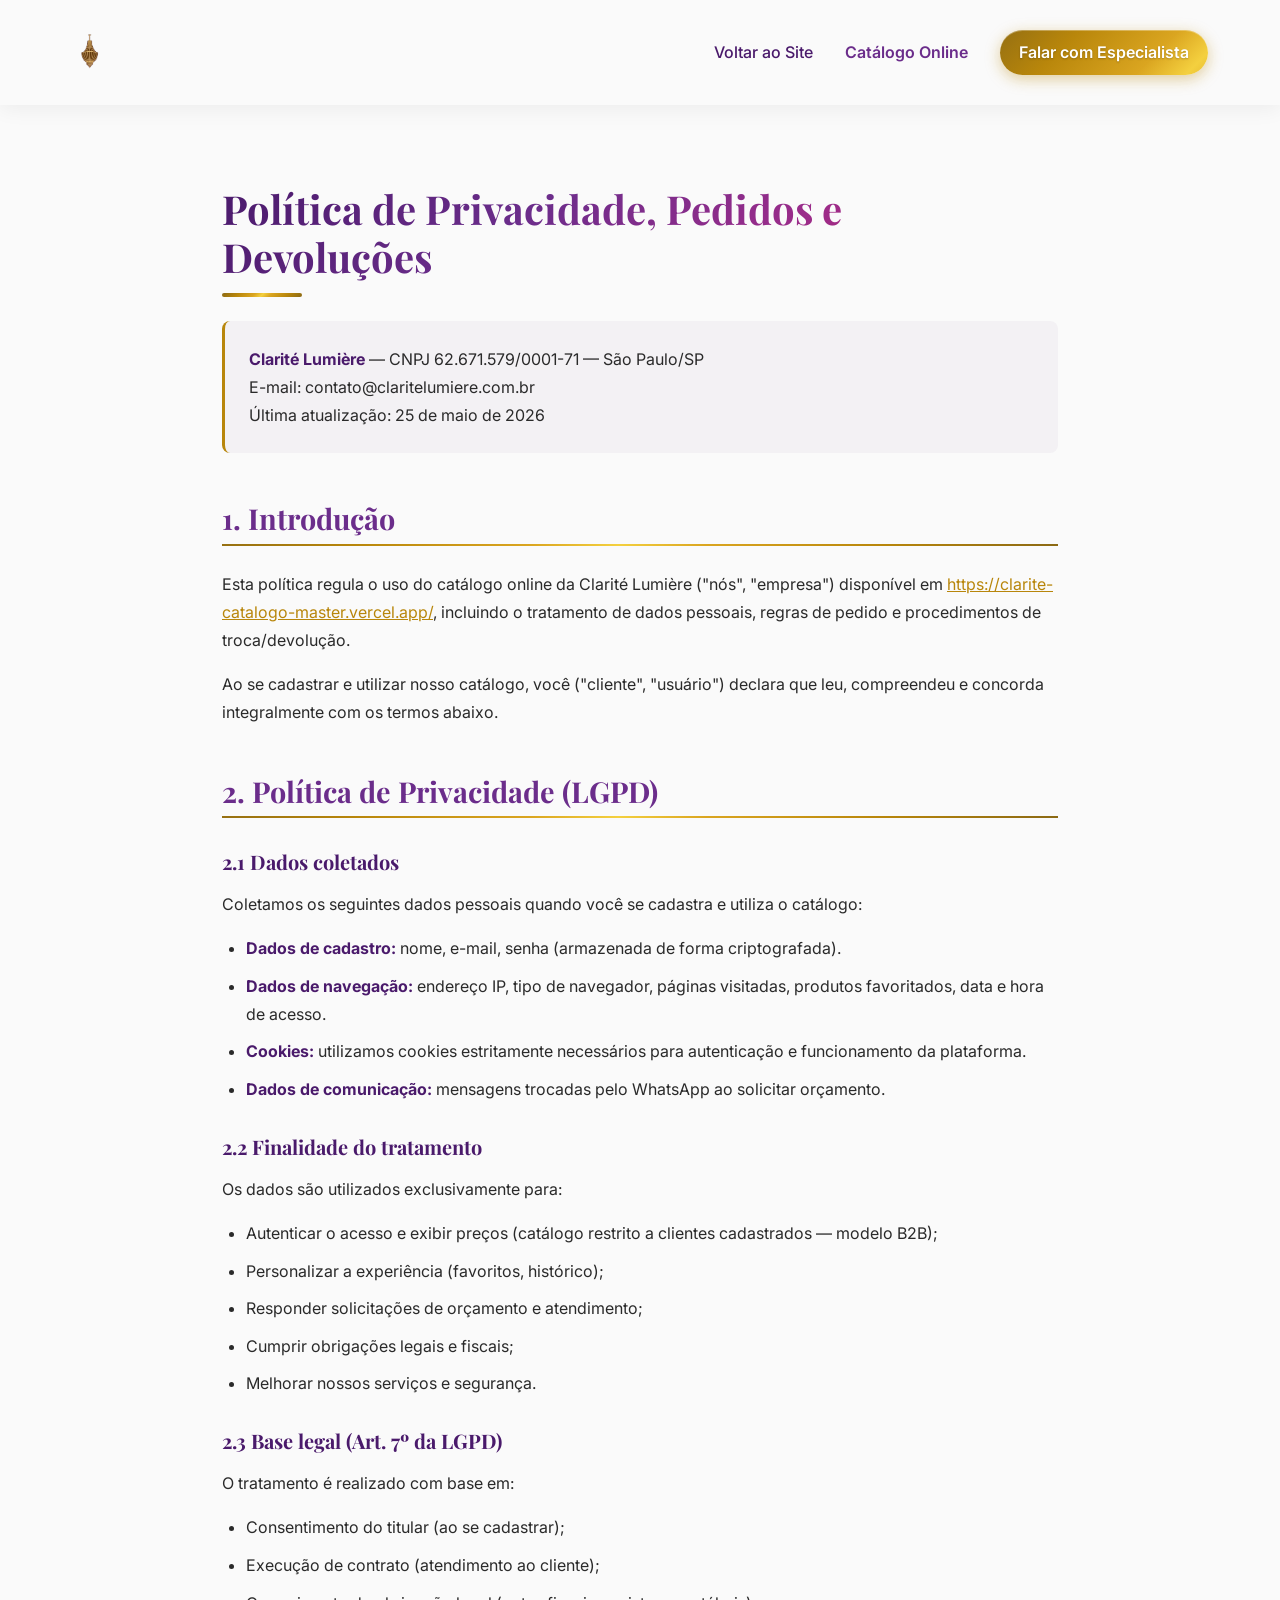
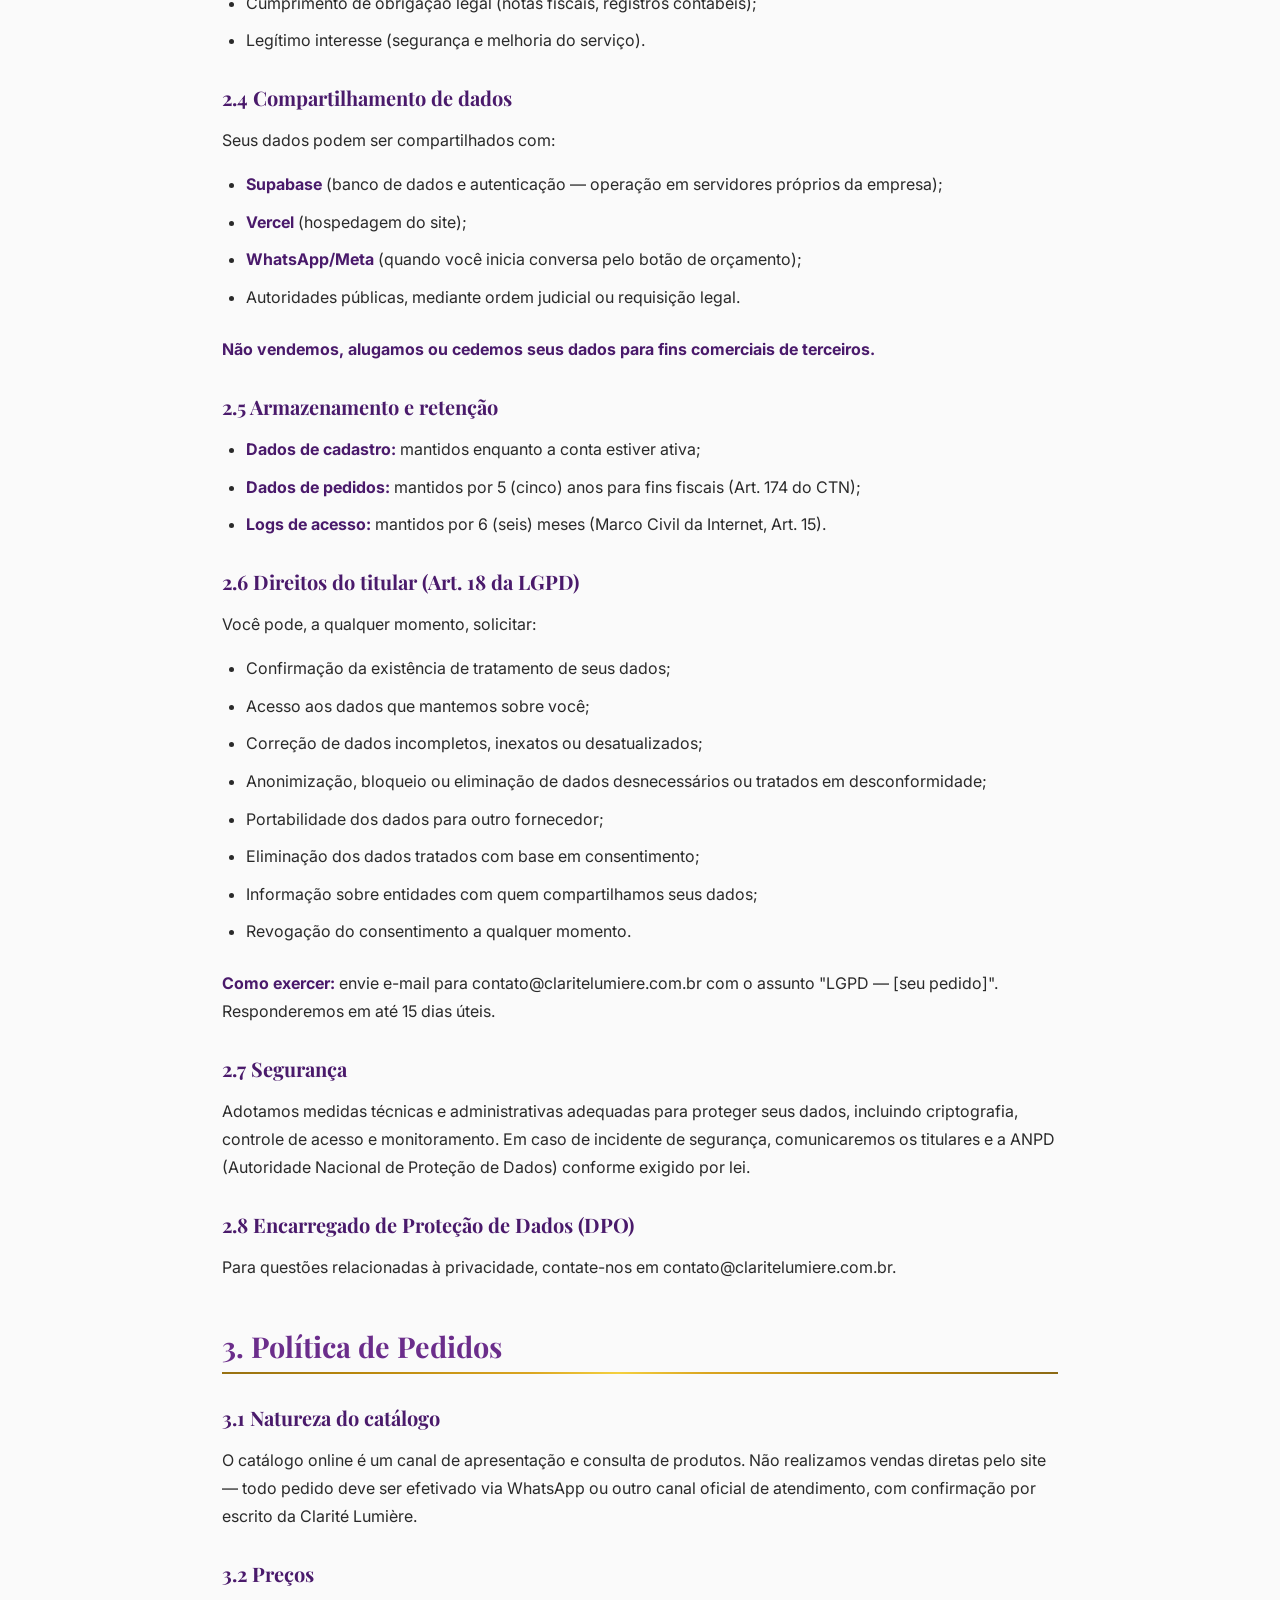
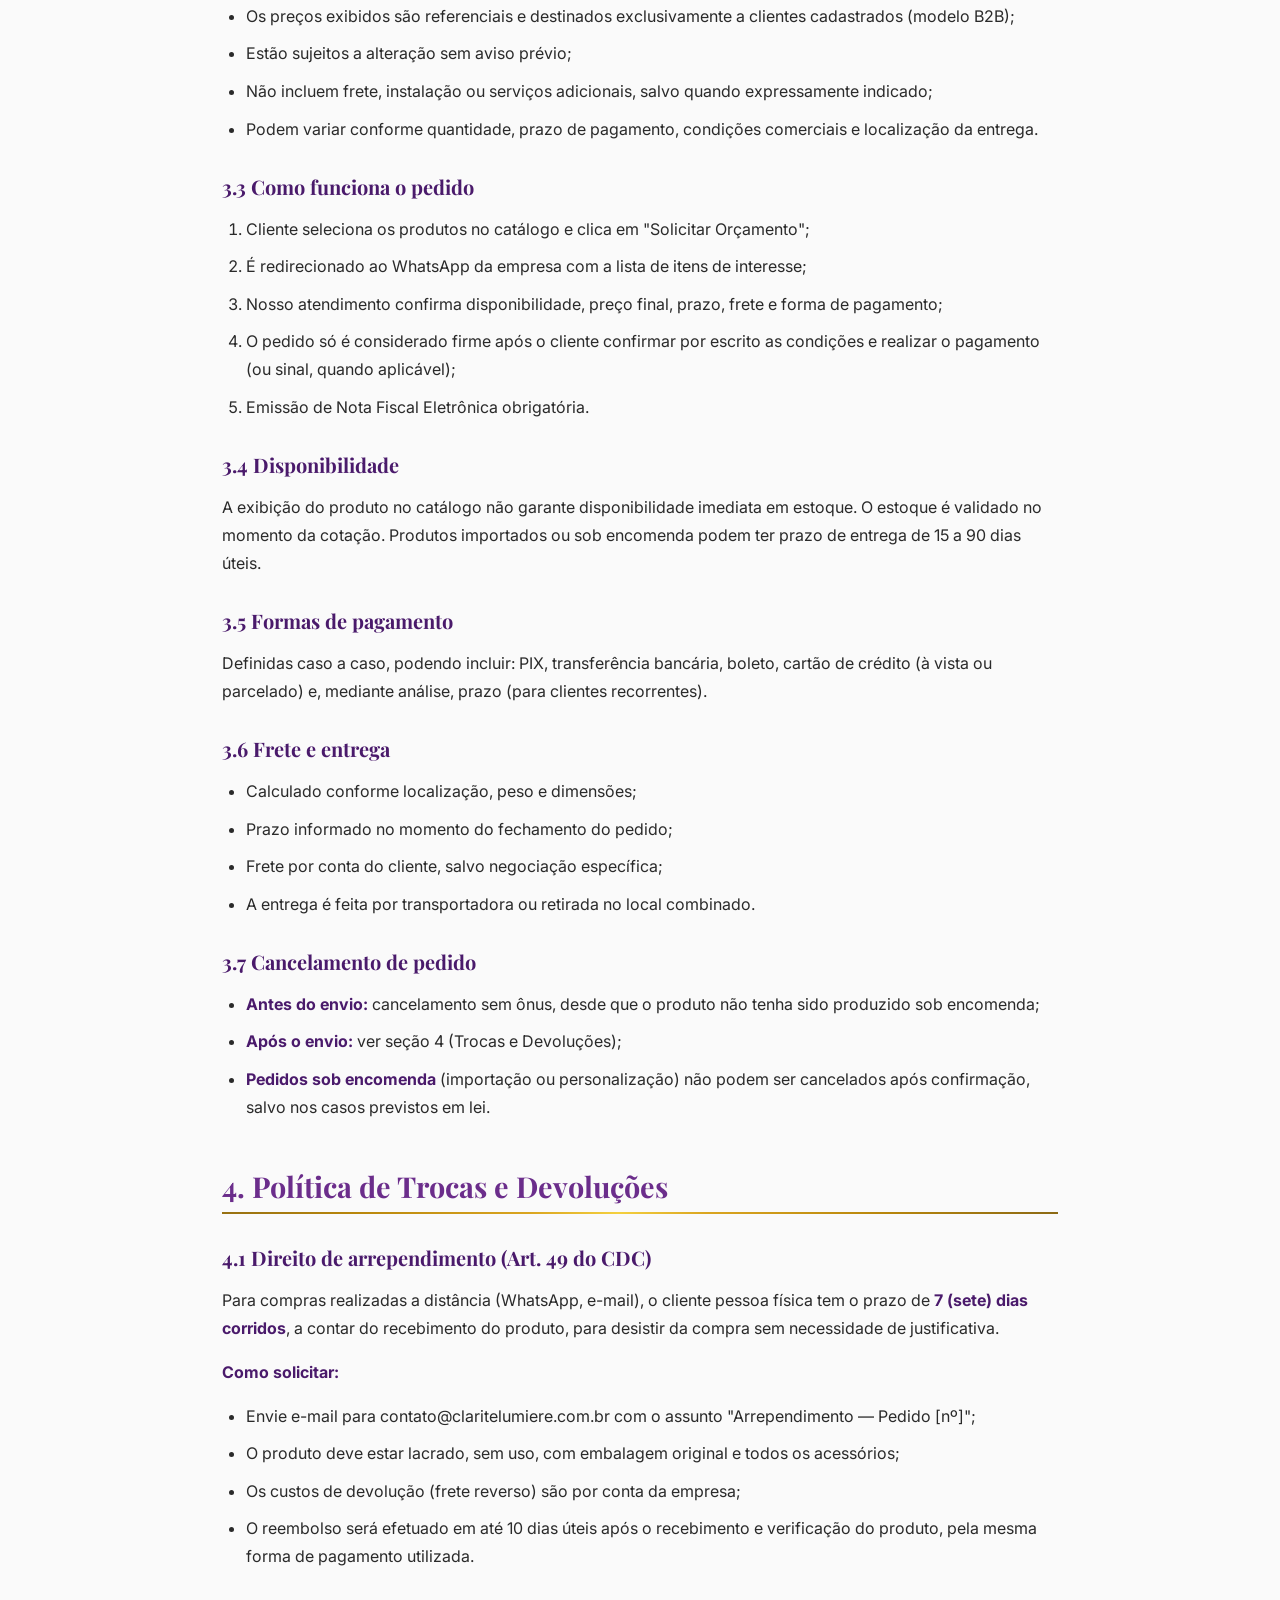
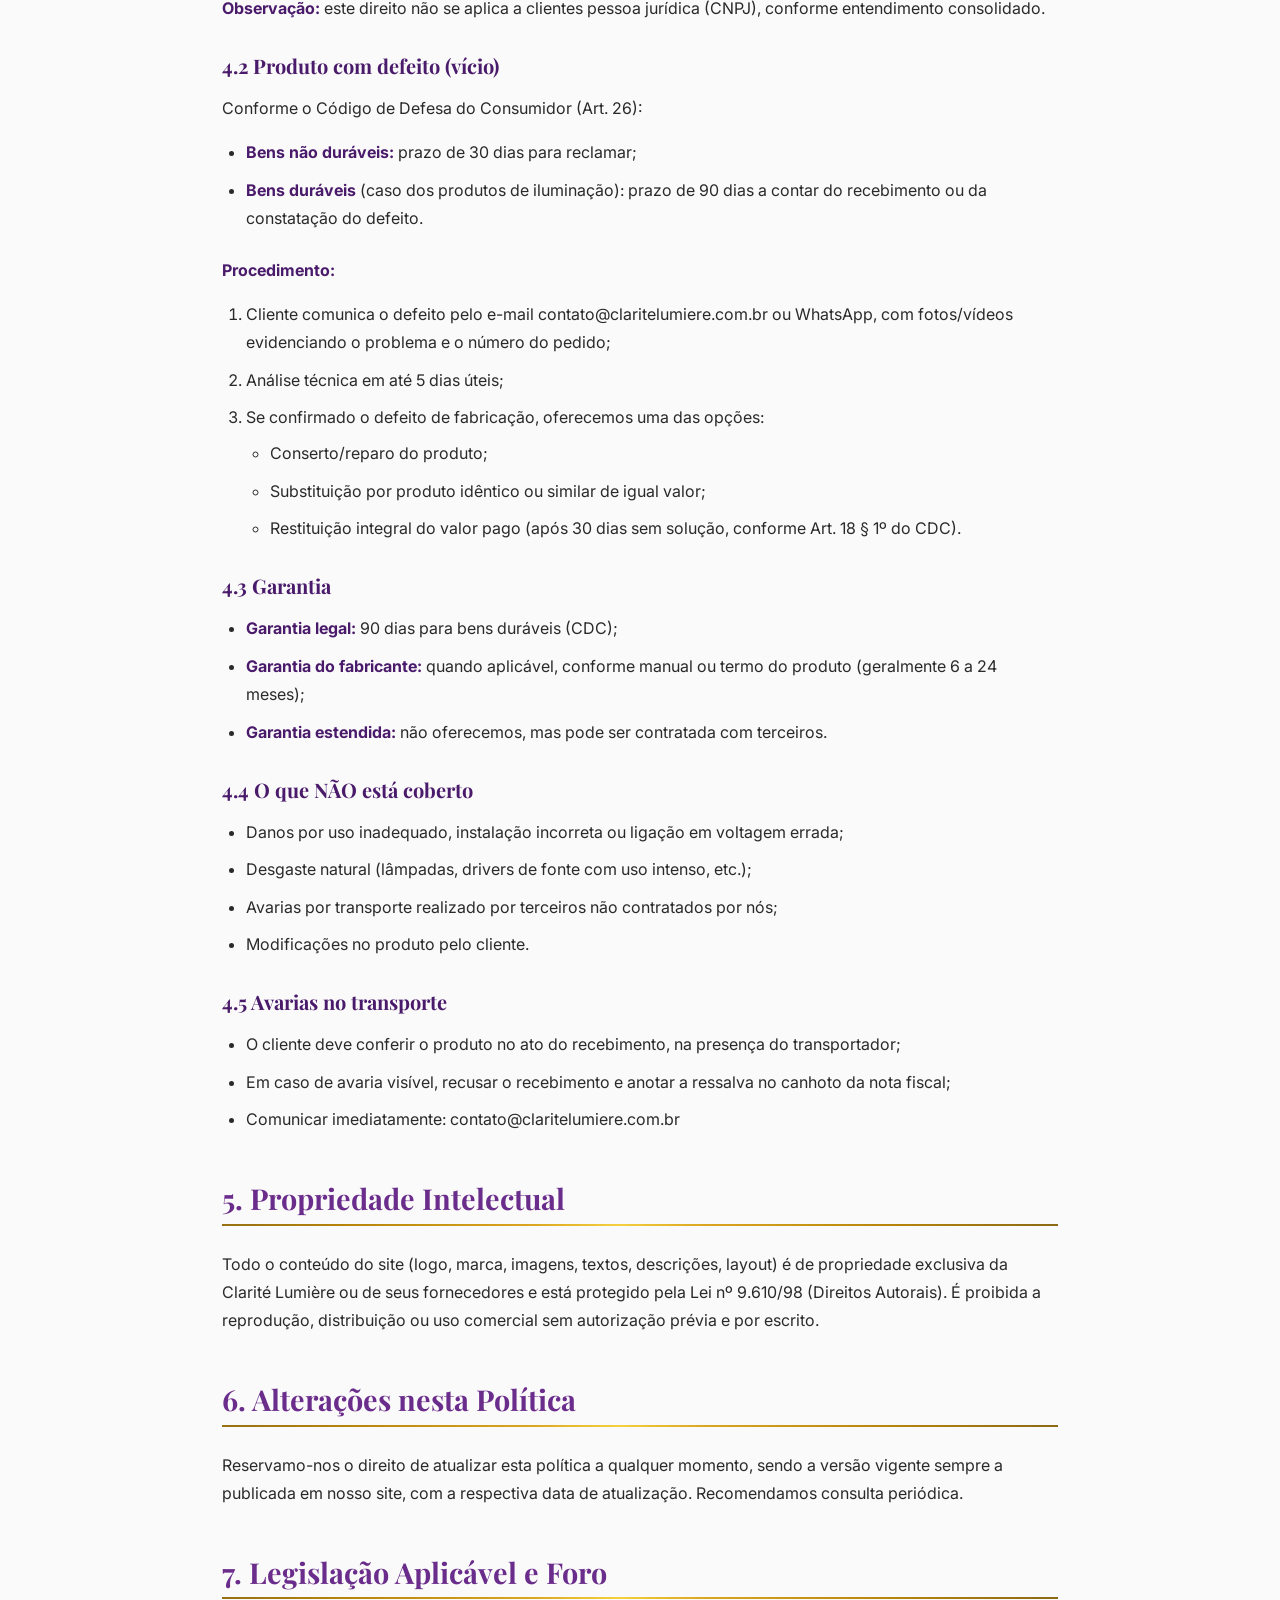
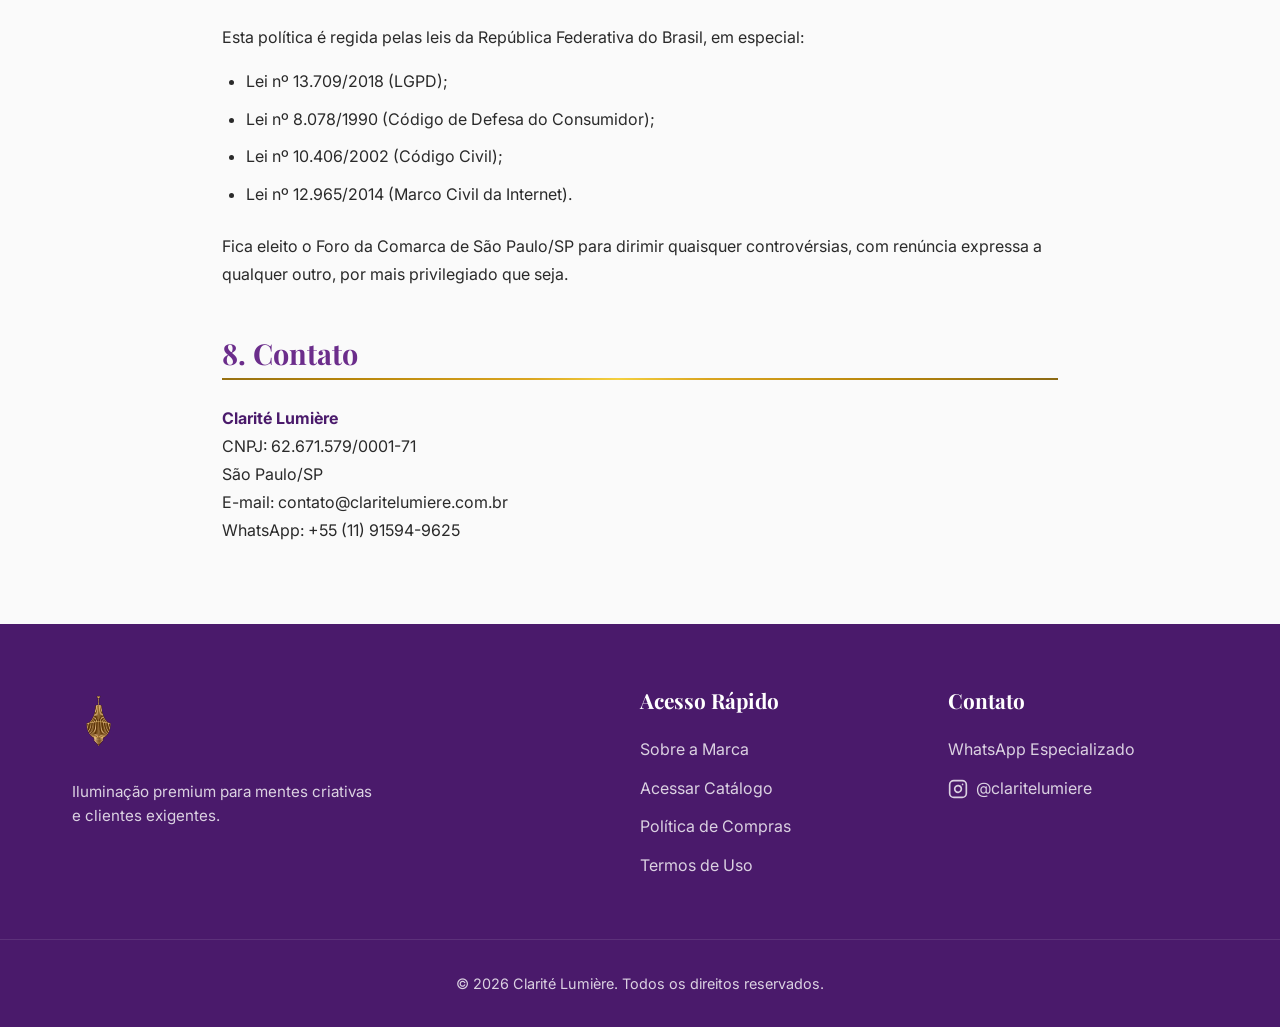
<file: politica.html>
<!doctype html>
<html lang="pt-BR">
  <head>
    <meta charset="UTF-8" />
    <meta name="viewport" content="width=device-width, initial-scale=1.0" />
    <title>Política de Compras e Termos de Uso | Clarité Lumière</title>
    <meta
      name="description"
      content="Política de privacidade, pedidos, devoluções e termos de uso da Clarité Lumière."
    />

    <!-- Resource Hints (perf) -->
    <link rel="preconnect" href="https://fonts.googleapis.com" />
    <link rel="preconnect" href="https://fonts.gstatic.com" crossorigin />

    <!-- Fonts -->
    <link
      href="https://fonts.googleapis.com/css2?family=Inter:wght@300;400;500;600&family=Playfair+Display:ital,wght@0,400;0,600;0,700;1,400&display=swap"
      rel="stylesheet"
    />

    <!-- CSS -->
    <link rel="stylesheet" href="style.css" />
  </head>
  <body class="legal-page">
    <!-- Navbar -->
    <nav class="navbar navbar-static">
      <div class="nav-container">
        <a href="index.html" class="logo-link">
          <img decoding="async" src="./img/logo.png" alt="Clarité Lumière" class="logo" />
        </a>
        <button class="hamburger" aria-label="Menu" id="hamburger-menu">
          <span></span>
          <span></span>
          <span></span>
        </button>
        <div class="nav-links" id="nav-links">
          <a href="index.html">Voltar ao Site</a>
          <a
            href="https://clarite-catalogo-master.vercel.app/"
            target="_blank" rel="noopener noreferrer"
            class="nav-catalog-btn"
            >Catálogo Online</a
          >
          <a
            href="https://wa.me/5511915949625?text=Olá!%20Gostaria%20de%20falar%20com%20um%20especialista%20sobre%20iluminação."
            target="_blank" rel="noopener noreferrer"
            class="nav-cta"
            >Falar com Especialista</a
          >
        </div>
      </div>
    </nav>

    <main class="legal-content">
      <div class="container">
        <h1>Política de Privacidade, Pedidos e Devoluções</h1>
        <p class="legal-meta">
          <strong>Clarité Lumière</strong> — CNPJ 62.671.579/0001-71 — São
          Paulo/SP<br />
          E-mail: contato@claritelumiere.com.br<br />
          Última atualização: 25 de maio de 2026
        </p>

        <h2>1. Introdução</h2>
        <p>
          Esta política regula o uso do catálogo online da Clarité Lumière
          ("nós", "empresa") disponível em
          <a
            href="https://clarite-catalogo-master.vercel.app/"
            target="_blank"
            rel="noopener noreferrer"
            >https://clarite-catalogo-master.vercel.app/</a
          >, incluindo o tratamento de dados pessoais, regras de pedido e
          procedimentos de troca/devolução.
        </p>
        <p>
          Ao se cadastrar e utilizar nosso catálogo, você ("cliente", "usuário")
          declara que leu, compreendeu e concorda integralmente com os termos
          abaixo.
        </p>

        <h2>2. Política de Privacidade (LGPD)</h2>

        <h3>2.1 Dados coletados</h3>
        <p>
          Coletamos os seguintes dados pessoais quando você se cadastra e
          utiliza o catálogo:
        </p>
        <ul>
          <li>
            <strong>Dados de cadastro:</strong> nome, e-mail, senha (armazenada
            de forma criptografada).
          </li>
          <li>
            <strong>Dados de navegação:</strong> endereço IP, tipo de navegador,
            páginas visitadas, produtos favoritados, data e hora de acesso.
          </li>
          <li>
            <strong>Cookies:</strong> utilizamos cookies estritamente
            necessários para autenticação e funcionamento da plataforma.
          </li>
          <li>
            <strong>Dados de comunicação:</strong> mensagens trocadas pelo
            WhatsApp ao solicitar orçamento.
          </li>
        </ul>

        <h3>2.2 Finalidade do tratamento</h3>
        <p>Os dados são utilizados exclusivamente para:</p>
        <ul>
          <li>
            Autenticar o acesso e exibir preços (catálogo restrito a clientes
            cadastrados — modelo B2B);
          </li>
          <li>Personalizar a experiência (favoritos, histórico);</li>
          <li>Responder solicitações de orçamento e atendimento;</li>
          <li>Cumprir obrigações legais e fiscais;</li>
          <li>Melhorar nossos serviços e segurança.</li>
        </ul>

        <h3>2.3 Base legal (Art. 7º da LGPD)</h3>
        <p>O tratamento é realizado com base em:</p>
        <ul>
          <li>Consentimento do titular (ao se cadastrar);</li>
          <li>Execução de contrato (atendimento ao cliente);</li>
          <li>
            Cumprimento de obrigação legal (notas fiscais, registros
            contábeis);
          </li>
          <li>Legítimo interesse (segurança e melhoria do serviço).</li>
        </ul>

        <h3>2.4 Compartilhamento de dados</h3>
        <p>Seus dados podem ser compartilhados com:</p>
        <ul>
          <li>
            <strong>Supabase</strong> (banco de dados e autenticação —
            operação em servidores próprios da empresa);
          </li>
          <li><strong>Vercel</strong> (hospedagem do site);</li>
          <li>
            <strong>WhatsApp/Meta</strong> (quando você inicia conversa pelo
            botão de orçamento);
          </li>
          <li>Autoridades públicas, mediante ordem judicial ou requisição legal.</li>
        </ul>
        <p>
          <strong
            >Não vendemos, alugamos ou cedemos seus dados para fins comerciais
            de terceiros.</strong
          >
        </p>

        <h3>2.5 Armazenamento e retenção</h3>
        <ul>
          <li>
            <strong>Dados de cadastro:</strong> mantidos enquanto a conta
            estiver ativa;
          </li>
          <li>
            <strong>Dados de pedidos:</strong> mantidos por 5 (cinco) anos para
            fins fiscais (Art. 174 do CTN);
          </li>
          <li>
            <strong>Logs de acesso:</strong> mantidos por 6 (seis) meses (Marco
            Civil da Internet, Art. 15).
          </li>
        </ul>

        <h3>2.6 Direitos do titular (Art. 18 da LGPD)</h3>
        <p>Você pode, a qualquer momento, solicitar:</p>
        <ul>
          <li>Confirmação da existência de tratamento de seus dados;</li>
          <li>Acesso aos dados que mantemos sobre você;</li>
          <li>Correção de dados incompletos, inexatos ou desatualizados;</li>
          <li>
            Anonimização, bloqueio ou eliminação de dados desnecessários ou
            tratados em desconformidade;
          </li>
          <li>Portabilidade dos dados para outro fornecedor;</li>
          <li>Eliminação dos dados tratados com base em consentimento;</li>
          <li>
            Informação sobre entidades com quem compartilhamos seus dados;
          </li>
          <li>Revogação do consentimento a qualquer momento.</li>
        </ul>
        <p>
          <strong>Como exercer:</strong> envie e-mail para
          contato@claritelumiere.com.br com o assunto "LGPD — [seu pedido]".
          Responderemos em até 15 dias úteis.
        </p>

        <h3>2.7 Segurança</h3>
        <p>
          Adotamos medidas técnicas e administrativas adequadas para proteger
          seus dados, incluindo criptografia, controle de acesso e
          monitoramento. Em caso de incidente de segurança, comunicaremos os
          titulares e a ANPD (Autoridade Nacional de Proteção de Dados)
          conforme exigido por lei.
        </p>

        <h3>2.8 Encarregado de Proteção de Dados (DPO)</h3>
        <p>
          Para questões relacionadas à privacidade, contate-nos em
          contato@claritelumiere.com.br.
        </p>

        <h2>3. Política de Pedidos</h2>

        <h3>3.1 Natureza do catálogo</h3>
        <p>
          O catálogo online é um canal de apresentação e consulta de produtos.
          Não realizamos vendas diretas pelo site — todo pedido deve ser
          efetivado via WhatsApp ou outro canal oficial de atendimento, com
          confirmação por escrito da Clarité Lumière.
        </p>

        <h3>3.2 Preços</h3>
        <ul>
          <li>
            Os preços exibidos são referenciais e destinados exclusivamente a
            clientes cadastrados (modelo B2B);
          </li>
          <li>Estão sujeitos a alteração sem aviso prévio;</li>
          <li>
            Não incluem frete, instalação ou serviços adicionais, salvo quando
            expressamente indicado;
          </li>
          <li>
            Podem variar conforme quantidade, prazo de pagamento, condições
            comerciais e localização da entrega.
          </li>
        </ul>

        <h3>3.3 Como funciona o pedido</h3>
        <ol>
          <li>
            Cliente seleciona os produtos no catálogo e clica em "Solicitar
            Orçamento";
          </li>
          <li>
            É redirecionado ao WhatsApp da empresa com a lista de itens de
            interesse;
          </li>
          <li>
            Nosso atendimento confirma disponibilidade, preço final, prazo,
            frete e forma de pagamento;
          </li>
          <li>
            O pedido só é considerado firme após o cliente confirmar por
            escrito as condições e realizar o pagamento (ou sinal, quando
            aplicável);
          </li>
          <li>Emissão de Nota Fiscal Eletrônica obrigatória.</li>
        </ol>

        <h3>3.4 Disponibilidade</h3>
        <p>
          A exibição do produto no catálogo não garante disponibilidade
          imediata em estoque. O estoque é validado no momento da cotação.
          Produtos importados ou sob encomenda podem ter prazo de entrega de 15
          a 90 dias úteis.
        </p>

        <h3>3.5 Formas de pagamento</h3>
        <p>
          Definidas caso a caso, podendo incluir: PIX, transferência bancária,
          boleto, cartão de crédito (à vista ou parcelado) e, mediante análise,
          prazo (para clientes recorrentes).
        </p>

        <h3>3.6 Frete e entrega</h3>
        <ul>
          <li>Calculado conforme localização, peso e dimensões;</li>
          <li>Prazo informado no momento do fechamento do pedido;</li>
          <li>Frete por conta do cliente, salvo negociação específica;</li>
          <li>
            A entrega é feita por transportadora ou retirada no local
            combinado.
          </li>
        </ul>

        <h3>3.7 Cancelamento de pedido</h3>
        <ul>
          <li>
            <strong>Antes do envio:</strong> cancelamento sem ônus, desde que o
            produto não tenha sido produzido sob encomenda;
          </li>
          <li>
            <strong>Após o envio:</strong> ver seção 4 (Trocas e Devoluções);
          </li>
          <li>
            <strong>Pedidos sob encomenda</strong> (importação ou
            personalização) não podem ser cancelados após confirmação, salvo
            nos casos previstos em lei.
          </li>
        </ul>

        <h2>4. Política de Trocas e Devoluções</h2>

        <h3>4.1 Direito de arrependimento (Art. 49 do CDC)</h3>
        <p>
          Para compras realizadas a distância (WhatsApp, e-mail), o cliente
          pessoa física tem o prazo de <strong>7 (sete) dias corridos</strong>,
          a contar do recebimento do produto, para desistir da compra sem
          necessidade de justificativa.
        </p>
        <p><strong>Como solicitar:</strong></p>
        <ul>
          <li>
            Envie e-mail para contato@claritelumiere.com.br com o assunto
            "Arrependimento — Pedido [nº]";
          </li>
          <li>
            O produto deve estar lacrado, sem uso, com embalagem original e
            todos os acessórios;
          </li>
          <li>
            Os custos de devolução (frete reverso) são por conta da empresa;
          </li>
          <li>
            O reembolso será efetuado em até 10 dias úteis após o recebimento e
            verificação do produto, pela mesma forma de pagamento utilizada.
          </li>
        </ul>
        <p>
          <strong>Observação:</strong> este direito não se aplica a clientes
          pessoa jurídica (CNPJ), conforme entendimento consolidado.
        </p>

        <h3>4.2 Produto com defeito (vício)</h3>
        <p>Conforme o Código de Defesa do Consumidor (Art. 26):</p>
        <ul>
          <li>
            <strong>Bens não duráveis:</strong> prazo de 30 dias para
            reclamar;
          </li>
          <li>
            <strong>Bens duráveis</strong> (caso dos produtos de iluminação):
            prazo de 90 dias a contar do recebimento ou da constatação do
            defeito.
          </li>
        </ul>
        <p><strong>Procedimento:</strong></p>
        <ol>
          <li>
            Cliente comunica o defeito pelo e-mail
            contato@claritelumiere.com.br ou WhatsApp, com fotos/vídeos
            evidenciando o problema e o número do pedido;
          </li>
          <li>Análise técnica em até 5 dias úteis;</li>
          <li>
            Se confirmado o defeito de fabricação, oferecemos uma das opções:
            <ul>
              <li>Conserto/reparo do produto;</li>
              <li>
                Substituição por produto idêntico ou similar de igual valor;
              </li>
              <li>
                Restituição integral do valor pago (após 30 dias sem solução,
                conforme Art. 18 § 1º do CDC).
              </li>
            </ul>
          </li>
        </ol>

        <h3>4.3 Garantia</h3>
        <ul>
          <li>
            <strong>Garantia legal:</strong> 90 dias para bens duráveis (CDC);
          </li>
          <li>
            <strong>Garantia do fabricante:</strong> quando aplicável, conforme
            manual ou termo do produto (geralmente 6 a 24 meses);
          </li>
          <li>
            <strong>Garantia estendida:</strong> não oferecemos, mas pode ser
            contratada com terceiros.
          </li>
        </ul>

        <h3>4.4 O que NÃO está coberto</h3>
        <ul>
          <li>
            Danos por uso inadequado, instalação incorreta ou ligação em
            voltagem errada;
          </li>
          <li>
            Desgaste natural (lâmpadas, drivers de fonte com uso intenso,
            etc.);
          </li>
          <li>
            Avarias por transporte realizado por terceiros não contratados por
            nós;
          </li>
          <li>Modificações no produto pelo cliente.</li>
        </ul>

        <h3>4.5 Avarias no transporte</h3>
        <ul>
          <li>
            O cliente deve conferir o produto no ato do recebimento, na
            presença do transportador;
          </li>
          <li>
            Em caso de avaria visível, recusar o recebimento e anotar a
            ressalva no canhoto da nota fiscal;
          </li>
          <li>Comunicar imediatamente: contato@claritelumiere.com.br</li>
        </ul>

        <h2>5. Propriedade Intelectual</h2>
        <p>
          Todo o conteúdo do site (logo, marca, imagens, textos, descrições,
          layout) é de propriedade exclusiva da Clarité Lumière ou de seus
          fornecedores e está protegido pela Lei nº 9.610/98 (Direitos
          Autorais). É proibida a reprodução, distribuição ou uso comercial
          sem autorização prévia e por escrito.
        </p>

        <h2>6. Alterações nesta Política</h2>
        <p>
          Reservamo-nos o direito de atualizar esta política a qualquer
          momento, sendo a versão vigente sempre a publicada em nosso site,
          com a respectiva data de atualização. Recomendamos consulta
          periódica.
        </p>

        <h2>7. Legislação Aplicável e Foro</h2>
        <p>
          Esta política é regida pelas leis da República Federativa do Brasil,
          em especial:
        </p>
        <ul>
          <li>Lei nº 13.709/2018 (LGPD);</li>
          <li>Lei nº 8.078/1990 (Código de Defesa do Consumidor);</li>
          <li>Lei nº 10.406/2002 (Código Civil);</li>
          <li>Lei nº 12.965/2014 (Marco Civil da Internet).</li>
        </ul>
        <p>
          Fica eleito o Foro da Comarca de São Paulo/SP para dirimir quaisquer
          controvérsias, com renúncia expressa a qualquer outro, por mais
          privilegiado que seja.
        </p>

        <h2>8. Contato</h2>
        <p>
          <strong>Clarité Lumière</strong><br />
          CNPJ: 62.671.579/0001-71<br />
          São Paulo/SP<br />
          E-mail: contato@claritelumiere.com.br<br />
          WhatsApp: +55 (11) 91594-9625
        </p>
      </div>
    </main>

    <!-- Footer -->
    <footer class="footer">
      <div class="container footer-content">
        <div class="footer-logo-col">
          <a href="index.html" class="logo-link footer-logo-link">
            <img decoding="async"
              src="./img/logo.png"
              alt="Clarité Lumière"
              class="logo footer-logo"
              loading="lazy"
            />
          </a>
          <p>Iluminação premium para mentes criativas e clientes exigentes.</p>
        </div>
        <div class="footer-links-col">
          <h3>Acesso Rápido</h3>
          <a href="index.html#sobre">Sobre a Marca</a>
          <a href="https://clarite-catalogo-master.vercel.app/" target="_blank" rel="noopener noreferrer"
            >Acessar Catálogo</a
          >
          <a href="politica.html">Política de Compras</a>
          <a href="politica.html">Termos de Uso</a>
        </div>
        <div class="footer-contact-col">
          <h3>Contato</h3>
          <a
            href="https://wa.me/5511915949625?text=Olá!%20Gostaria%20de%20falar%20com%20um%20especialista%20sobre%20iluminação."
            target="_blank" rel="noopener noreferrer"
            >WhatsApp Especializado</a
          >
          <a
            href="https://www.instagram.com/claritelumiere/"
            target="_blank"
            rel="noopener noreferrer"
            class="social-link"
          >
            <svg
              xmlns="http://www.w3.org/2000/svg"
              width="20"
              height="20"
              viewBox="0 0 24 24"
              fill="none"
              stroke="currentColor"
              stroke-width="2"
              stroke-linecap="round"
              stroke-linejoin="round"
              aria-hidden="true"
            >
              <rect x="2" y="2" width="20" height="20" rx="5" ry="5"></rect>
              <path
                d="M16 11.37A4 4 0 1 1 12.63 8 4 4 0 0 1 16 11.37z"
              ></path>
              <line x1="17.5" y1="6.5" x2="17.5" y2="6.5"></line>
            </svg>
            @claritelumiere
          </a>
        </div>
      </div>
      <div class="footer-bottom">
        <p>&copy; 2026 Clarité Lumière. Todos os direitos reservados.</p>
      </div>
    </footer>

    <script src="script.js" defer></script>
  </body>
</html>
</file>
<file: style.css>
/* Tokens and Base Styles */
:root {
    --color-roxo-escuro: #4A1A6B;
    --color-roxo: #6B2D8B;
    /* Main */
    --color-roxo-medio: #9B2C8A;
    --color-rosa: #C2185B;
    --color-dourado: #B8860B;
    /* CTA / Highlights */
    --color-dourado-claro: #D4AF37;

    --gradient-dourado: linear-gradient(135deg, #8B6914 0%, #B8860B 20%, #DAA520 40%, #F4D03F 50%, #DAA520 60%, #B8860B 80%, #8B6914 100%);
    --gradient-dourado-hover: linear-gradient(135deg, #B8860B 0%, #DAA520 25%, #F4D03F 50%, #FFE066 60%, #DAA520 80%, #B8860B 100%);
    --color-off-white: #FAFAFA;
    /* Background */
    --color-cinza-texto: #171717;

    --gradient-marca: linear-gradient(135deg, #4A1A6B 0%, #6B2D8B 35%, #9B2C8A 65%, #C2185B 100%);

    --font-heading: 'Playfair Display', serif;
    --font-body: 'Inter', sans-serif;

    --transition-smooth: all 0.3s cubic-bezier(0.25, 0.8, 0.25, 1);
}

* {
    margin: 0;
    padding: 0;
    box-sizing: border-box;
}

html {
    scroll-behavior: smooth;
}

body {
    font-family: var(--font-body);
    background-color: var(--color-off-white);
    color: var(--color-cinza-texto);
    line-height: 1.6;
    overflow-x: hidden;
}

h1,
h2,
h3,
h4,
h5,
h6 {
    font-family: var(--font-heading);
    color: var(--color-roxo-escuro);
    line-height: 1.2;
}

a {
    text-decoration: none;
    color: inherit;
}

.container {
    max-width: 1200px;
    margin: 0 auto;
    padding: 0 2rem;
}

/* Navbar Base (Transparent over video) */
.navbar {
    position: fixed;
    top: 0;
    left: 0;
    width: 100%;
    z-index: 1000;
    background: transparent;
    padding: 1.5rem 0;
    transition: all 0.4s cubic-bezier(0.25, 0.8, 0.25, 1);
}

.nav-container {
    max-width: 1200px;
    margin: 0 auto;
    padding: 0.8rem 2rem;
    display: flex;
    justify-content: space-between;
    align-items: center;
    border-radius: 50px;
    transition: all 0.4s cubic-bezier(0.25, 0.8, 0.25, 1);
    border: 1px solid transparent;
}

/* Navbar Scrolled (Floating Pill) */
.navbar.scrolled {
    padding: 1rem 0;
}

.navbar.scrolled .nav-container {
    background: rgba(250, 250, 250, 0.95);
    backdrop-filter: blur(16px);
    -webkit-backdrop-filter: blur(16px);
    box-shadow: 0 15px 35px rgba(0, 0, 0, 0.1);
    border: 1px solid rgba(255, 255, 255, 0.6);
}

.logo {
    height: 45px;
    width: auto;
    object-fit: contain;
    transition: all 0.4s ease;
    filter: brightness(0) invert(1); /* Pure white over the video */
}

.navbar.scrolled .logo {
    filter: none; /* Original colors when scrolled */
    height: 40px;
}

.logo:hover {
    transform: scale(1.05);
}

.nav-links {
    display: flex;
    align-items: center;
    gap: 2rem;
}

/* Links at Top (White) */
.nav-links a:not(.nav-cta):not(.nav-catalog-btn) {
    font-weight: 500;
    color: #ffffff;
    text-shadow: 0 2px 4px rgba(0,0,0,0.3);
    position: relative;
    transition: var(--transition-smooth);
}

.navbar.scrolled .nav-links a:not(.nav-cta):not(.nav-catalog-btn) {
    color: var(--color-roxo-escuro);
    text-shadow: none;
}

.nav-links a:not(.nav-cta):not(.nav-catalog-btn):hover,
.navbar.scrolled .nav-links a:not(.nav-cta):not(.nav-catalog-btn):hover {
    color: var(--color-dourado);
}

.nav-catalog-btn {
    font-weight: 600;
    color: #ffffff;
    text-shadow: 0 2px 4px rgba(0,0,0,0.3);
    transition: var(--transition-smooth);
}

.navbar.scrolled .nav-catalog-btn {
    color: var(--color-roxo);
    text-shadow: none;
}

.nav-catalog-btn:hover,
.navbar.scrolled .nav-catalog-btn:hover {
    color: var(--color-dourado);
}

.nav-cta {
    background: var(--gradient-dourado);
    background-size: 200% 200%;
    background-position: 0% 50%;
    color: #fff;
    padding: 0.6rem 1.2rem;
    border-radius: 50px;
    font-weight: 600;
    transition: var(--transition-smooth), background-position 0.6s ease;
    box-shadow: 0 4px 15px rgba(184, 134, 11, 0.4), inset 0 1px 0 rgba(255, 255, 255, 0.3);
    text-shadow: 0 1px 2px rgba(0, 0, 0, 0.25);
}

.nav-cta:hover {
    background: var(--gradient-dourado-hover);
    background-size: 200% 200%;
    background-position: 100% 50%;
    transform: translateY(-2px);
    box-shadow: 0 6px 20px rgba(184, 134, 11, 0.5), inset 0 1px 0 rgba(255, 255, 255, 0.4);
}

/* Buttons */
.btn-primary {
    display: inline-block;
    background: var(--gradient-dourado);
    background-size: 200% 200%;
    background-position: 0% 50%;
    color: #fff;
    padding: 1rem 2rem;
    border-radius: 50px;
    font-weight: 600;
    font-size: 1.1rem;
    transition: var(--transition-smooth), background-position 0.6s ease;
    box-shadow: 0 4px 15px rgba(184, 134, 11, 0.4), inset 0 1px 0 rgba(255, 255, 255, 0.35), inset 0 -1px 0 rgba(0, 0, 0, 0.15);
    text-align: center;
    text-shadow: 0 1px 2px rgba(0, 0, 0, 0.3);
    border: 1px solid rgba(139, 105, 20, 0.5);
}

.btn-primary:hover {
    background: var(--gradient-dourado-hover);
    background-size: 200% 200%;
    background-position: 100% 50%;
    transform: translateY(-3px);
    box-shadow: 0 8px 25px rgba(184, 134, 11, 0.55), inset 0 1px 0 rgba(255, 255, 255, 0.45), inset 0 -1px 0 rgba(0, 0, 0, 0.15);
}

.btn-secondary {
    display: inline-block;
    background: transparent;
    color: #fff;
    border: 2px solid rgba(255, 255, 255, 0.8);
    padding: 0.9rem 1.9rem;
    /* Compensate for border */
    border-radius: 50px;
    font-weight: 600;
    font-size: 1.1rem;
    transition: var(--transition-smooth);
    backdrop-filter: blur(5px);
}

.btn-secondary:hover {
    background: rgba(255, 255, 255, 0.1);
    border-color: #fff;
    transform: translateY(-3px);
}

.btn-large {
    padding: 1.2rem 2.5rem;
    font-size: 1.2rem;
}

/* Hero Section (Scroll Video) */
.hero-scroll-container {
    height: 180vh;
    /* creates 1.8 screens of scroll space for the video */
    position: relative;
    background-color: var(--color-roxo-escuro);
    /* solid purple behind the video */
}

.sticky-hero {
    position: sticky;
    top: 0;
    height: 100vh;
    min-height: 600px;
    display: flex;
    align-items: center;
    justify-content: center;
    text-align: center;
    overflow: hidden;
}

/* Bulletproof fade to solid color OVER everything to hide video borders */
.sticky-hero::after {
    content: '';
    position: absolute;
    bottom: -5px;
    /* Overlap to hide the video's absolute bottom edge */
    left: 0;
    width: 100%;
    height: 120px;
    /* HORIZONTAL color match to perfectly follow the left-to-right colors of the video */
    background: linear-gradient(to right, #8c4b92 0%, #9e1c8b 70%, #821950 100%);
    /* VERTICAL fade to make the horizontal colors blend smoothly over the video */
    -webkit-mask-image: linear-gradient(to bottom, transparent 0%, black 70%, black 100%);
    mask-image: linear-gradient(to bottom, transparent 0%, black 70%, black 100%);
    z-index: 10;
    pointer-events: none;
}


.hero-video {
    position: absolute;
    top: 0;
    left: 0;
    width: 100%;
    height: 100%;
    object-fit: cover;
    z-index: 0;
}

.hero-overlay {
    position: absolute;
    top: 0;
    left: 0;
    width: 100%;
    height: 100%;
    /* Darker gradient to make text highly readable, blending with brand colors */
    background: linear-gradient(135deg, rgba(74, 26, 107, 0.85) 0%, rgba(107, 45, 139, 0.75) 35%, rgba(155, 44, 138, 0.65) 65%, rgba(194, 24, 91, 0.8) 100%);
    z-index: 1;
}

.hero-content {
    position: relative;
    z-index: 2;
    max-width: 800px;
    padding: 0 2rem;
    color: #fff;
    animation: fadeInUp 1s ease-out forwards;
}

.badge {
    display: inline-block;
    background: rgba(255, 255, 255, 0.2);
    padding: 0.4rem 1rem;
    border-radius: 50px;
    font-size: 0.9rem;
    font-weight: 600;
    letter-spacing: 1px;
    text-transform: uppercase;
    margin-bottom: 1.5rem;
    backdrop-filter: blur(5px);
    border: 1px solid rgba(255, 255, 255, 0.3);
}

.hero-title {
    font-size: 4.5rem;
    color: #fff;
    margin-bottom: 1.5rem;
    text-shadow: 0 4px 20px rgba(0, 0, 0, 0.6);
}

.hero-subtitle {
    font-size: 1.3rem;
    font-weight: 500;
    margin-bottom: 2.5rem;
    color: #fff;
    text-shadow: 0 2px 12px rgba(0, 0, 0, 0.8);
    opacity: 1;
}

.hero-actions {
    display: flex;
    gap: 1.5rem;
    justify-content: center;
    flex-wrap: wrap;
}

.proof-stats-container {
    padding-top: 4rem;
    padding-bottom: 8rem;
}

.stat-item h2 {
    font-size: 3.5rem;
    color: #fff;
    /* White text on purple background */
    background: none;
    -webkit-text-fill-color: initial;
    margin-bottom: 0.5rem;
}

.stat-item p {
    font-size: 1.1rem;
    font-weight: 500;
    color: rgba(255, 255, 255, 0.9);
    text-transform: uppercase;
    letter-spacing: 1px;
}

.proof-stats {
    display: flex;
    justify-content: space-around;
    flex-wrap: wrap;
    gap: 2rem;
}

.stat-item {
    text-align: center;
    padding: 1rem;
}

.stat-item h2 {
    font-size: 3.5rem;
    color: #fff;
    background: none;
    -webkit-text-fill-color: initial;
    margin-bottom: 0.5rem;
}

.stat-item p {
    font-size: 1.1rem;
    font-weight: 500;
    color: rgba(255, 255, 255, 0.9);
    text-transform: uppercase;
    letter-spacing: 1px;
}

/* About Section */
.about {
    padding: 0 0 6rem;
    /* The magic trick: Two backgrounds stacked! 
       Top background fades vertically to white.
       Bottom background exactly matches the horizontal colors of the video. */
    background: 
        linear-gradient(to bottom, rgba(250,250,250,0) 0%, #FAFAFA 350px, #FAFAFA 100%),
        linear-gradient(to right, #8c4b92 0%, #9e1c8b 70%, #821950 100%);
    margin-top: -5px;
    /* Destroy any physical rendering lines */
    position: relative;
    z-index: 20;
    /* Stays above sticky-hero::after */
}

.proof-stats-container {
    padding-top: 4rem;
    margin-bottom: 6rem;
}

.about-grid {
    display: grid;
    grid-template-columns: 1fr 1fr;
    gap: 4rem;
    align-items: center;
}

.section-title {
    font-size: 2.5rem;
    margin-bottom: 1.5rem;
    position: relative;
    display: inline-block;
}

.section-title::after {
    content: '';
    position: absolute;
    bottom: -10px;
    left: 0;
    width: 60px;
    height: 3px;
    background: var(--gradient-dourado);
    border-radius: 2px;
    box-shadow: 0 1px 3px rgba(184, 134, 11, 0.4);
}

.about-text p {
    font-size: 1.1rem;
    margin-bottom: 1.5rem;
    color: #000;
}

.about-text p strong {
    background: linear-gradient(135deg, #71349b 0%, #673c83 20%, #6B2D8B 40%, #B85FCE 50%, #6B2D8B 60%, #69398a 80%, #67308b 100%);
    -webkit-background-clip: text;
    background-clip: text;
    -webkit-text-fill-color: transparent;
    font-weight: 700;
}

.about-features {
    list-style: none;
    margin-top: 2rem;
}

.about-features li {
    font-size: 1.1rem;
    margin-bottom: 1rem;
    display: flex;
    align-items: center;
    gap: 10px;
    font-weight: 500;
    color: var(--color-roxo-escuro);
}

.about-image-wrapper {
    position: relative;
    border-radius: 20px;
    overflow: hidden;
    box-shadow: 0 20px 40px rgba(74, 26, 107, 0.15);
}

.about-image {
    width: 100%;
    height: auto;
    aspect-ratio: 4 / 3;
    object-fit: cover;
    display: block;
    transition: transform 0.8s cubic-bezier(0.25, 0.8, 0.25, 1);
}

.about-image-wrapper:hover .about-image {
    transform: scale(1.05);
}

.about-gradient-bg {
    position: absolute;
    top: 0;
    left: 0;
    width: 100%;
    height: 100%;
    background: linear-gradient(to top, rgba(74, 26, 107, 0.4), transparent);
    z-index: 1;
    pointer-events: none;
}

/* Institucional Section */
.institucional {
    padding: 0 0 7rem;
    background: #fff;
    position: relative;
}

.institucional-hero {
    text-align: center;
    padding: 7rem 0 5rem;
    background:
        radial-gradient(ellipse at top, rgba(212, 175, 55, 0.08) 0%, transparent 60%),
        linear-gradient(to bottom, #FAFAFA 0%, #fff 100%);
    border-bottom: 1px solid rgba(74, 26, 107, 0.06);
}

.eyebrow {
    display: inline-block;
    font-size: 0.78rem;
    font-weight: 600;
    letter-spacing: 5px;
    text-transform: uppercase;
    background: var(--gradient-dourado);
    -webkit-background-clip: text;
    background-clip: text;
    -webkit-text-fill-color: transparent;
    margin-bottom: 1.2rem;
}

.institucional-title {
    font-size: 4rem;
    font-style: italic;
    font-weight: 400;
    color: var(--color-roxo-escuro);
    margin-bottom: 1.5rem;
    line-height: 1.1;
}

.ornament {
    display: flex;
    align-items: center;
    justify-content: center;
    gap: 1rem;
    margin: 1.5rem auto 2.5rem;
    color: #B8860B;
}

.ornament span {
    display: block;
    width: 70px;
    height: 1px;
    background: linear-gradient(to right, transparent, #B8860B, transparent);
}

.ornament svg {
    width: 22px;
    height: 22px;
}

.institucional-lead {
    max-width: 700px;
    margin: 0 auto;
    font-size: 1.15rem;
    line-height: 1.85;
    color: #333;
    font-weight: 300;
}

.institucional-lead em {
    color: var(--color-roxo);
    font-style: italic;
    font-weight: 500;
}

/* Pillars */
.pillars {
    display: grid;
    grid-template-columns: repeat(3, 1fr);
    gap: 1.5rem;
    margin: 6rem 0;
}

.pillar {
    position: relative;
    background: #fff;
    padding: 3rem 2rem 2.5rem;
    text-align: center;
    border: 1px solid rgba(74, 26, 107, 0.08);
    border-radius: 8px;
    transition: var(--transition-smooth);
    overflow: hidden;
}

.pillar::before {
    content: '';
    position: absolute;
    top: 0;
    left: 50%;
    transform: translateX(-50%);
    width: 0;
    height: 3px;
    background: var(--gradient-dourado);
    transition: width 0.5s ease;
}

.pillar:hover::before {
    width: 80%;
}

.pillar:hover {
    transform: translateY(-8px);
    box-shadow: 0 25px 50px rgba(74, 26, 107, 0.12);
    border-color: rgba(184, 134, 11, 0.3);
}

.pillar-featured {
    background: linear-gradient(180deg, #fff 0%, #FBF7EE 100%);
    transform: translateY(-12px);
    box-shadow: 0 15px 40px rgba(74, 26, 107, 0.1);
    border-color: rgba(184, 134, 11, 0.2);
}

.pillar-featured:hover {
    transform: translateY(-18px);
}

.pillar-num {
    position: absolute;
    top: 1rem;
    right: 1.2rem;
    font-family: var(--font-heading);
    font-size: 3.5rem;
    font-weight: 700;
    font-style: italic;
    color: rgba(184, 134, 11, 0.12);
    line-height: 1;
    user-select: none;
}

.pillar-icon {
    width: 64px;
    height: 64px;
    margin: 0 auto 1.5rem;
    display: flex;
    align-items: center;
    justify-content: center;
    border-radius: 50%;
    background: linear-gradient(135deg, rgba(184, 134, 11, 0.1) 0%, rgba(212, 175, 55, 0.05) 100%);
    color: #B8860B;
}

.pillar-icon svg {
    width: 32px;
    height: 32px;
}

.pillar h3 {
    font-size: 1.7rem;
    color: var(--color-roxo-escuro);
    margin-bottom: 1rem;
    font-style: italic;
    font-weight: 400;
}

.pillar p {
    color: #555;
    font-size: 0.98rem;
    line-height: 1.75;
}

.pillar-list {
    list-style: none;
    padding: 0;
    margin: 0;
    text-align: left;
    display: inline-block;
}

.pillar-list li {
    position: relative;
    padding: 0.5rem 0 0.5rem 1.5rem;
    color: var(--color-roxo-escuro);
    font-size: 0.98rem;
    font-weight: 500;
}

.pillar-list li::before {
    content: '';
    position: absolute;
    left: 0;
    top: 50%;
    transform: translateY(-50%);
    width: 8px;
    height: 8px;
    background: var(--gradient-dourado);
    border-radius: 50%;
}

/* Story (Founders) */
.story-grid {
    display: grid;
    grid-template-columns: 1.2fr 1fr;
    gap: 4rem;
    align-items: center;
    margin: 6rem 0;
    padding: 4rem 3rem;
    background: linear-gradient(135deg, #FAFAFA 0%, #F5EFE0 100%);
    border-radius: 12px;
    position: relative;
}

.story-grid::before {
    content: '';
    position: absolute;
    top: 0;
    left: 3rem;
    width: 60px;
    height: 3px;
    background: var(--gradient-dourado);
}

.story-tag {
    display: inline-block;
    font-size: 0.75rem;
    font-weight: 600;
    letter-spacing: 4px;
    text-transform: uppercase;
    color: #B8860B;
    margin-bottom: 1rem;
}

.story-text h3 {
    font-size: 2.2rem;
    font-style: italic;
    font-weight: 400;
    color: var(--color-roxo-escuro);
    margin-bottom: 1.5rem;
    line-height: 1.2;
}

.story-text p {
    color: #444;
    font-size: 1.05rem;
    line-height: 1.85;
    margin-bottom: 1rem;
}

.story-text strong {
    color: var(--color-roxo);
    font-weight: 600;
}

.story-quote {
    position: relative;
    padding: 2.5rem;
    background: rgba(255, 255, 255, 0.7);
    border-radius: 8px;
    border-left: 3px solid #B8860B;
}

.quote-mark {
    width: 40px;
    height: 40px;
    color: #B8860B;
    opacity: 0.5;
    margin-bottom: 0.5rem;
}

.story-quote p {
    font-family: var(--font-heading);
    font-size: 1.3rem;
    font-style: italic;
    color: var(--color-roxo-escuro);
    line-height: 1.6;
    margin: 0;
}

/* Reach (Objective + Coverage) */
.reach-grid {
    display: grid;
    grid-template-columns: 1fr 1fr;
    gap: 2rem;
}

.reach-card {
    padding: 3rem 2.5rem;
    border-radius: 12px;
    position: relative;
    overflow: hidden;
}

.reach-objective {
    background: linear-gradient(135deg, var(--color-roxo-escuro) 0%, var(--color-roxo) 100%);
    color: #fff;
}

.reach-objective::after {
    content: '';
    position: absolute;
    top: -30px;
    right: -30px;
    width: 150px;
    height: 150px;
    background: radial-gradient(circle, rgba(212, 175, 55, 0.25) 0%, transparent 70%);
}

.reach-coverage {
    background: #fff;
    border: 1px solid rgba(74, 26, 107, 0.1);
}

.reach-label {
    display: inline-block;
    font-size: 0.75rem;
    font-weight: 600;
    letter-spacing: 4px;
    text-transform: uppercase;
    margin-bottom: 1rem;
    position: relative;
    z-index: 1;
}

.reach-objective .reach-label {
    color: #D4AF37;
}

.reach-coverage .reach-label {
    color: #B8860B;
}

.reach-card h3 {
    font-size: 1.8rem;
    font-style: italic;
    font-weight: 400;
    margin-bottom: 1.5rem;
    line-height: 1.2;
    position: relative;
    z-index: 1;
}

.reach-objective h3 {
    color: #fff;
}

.reach-coverage h3 {
    color: var(--color-roxo-escuro);
}

.reach-card p {
    line-height: 1.8;
    position: relative;
    z-index: 1;
}

.reach-objective p {
    color: rgba(255, 255, 255, 0.9);
}

.reach-stats {
    display: flex;
    flex-direction: column;
    gap: 1rem;
}

.reach-stat {
    display: flex;
    justify-content: space-between;
    align-items: center;
    padding: 1rem 0;
    border-bottom: 1px solid rgba(74, 26, 107, 0.08);
}

.reach-stat:last-child {
    border-bottom: none;
}

.reach-stat strong {
    color: var(--color-roxo-escuro);
    font-weight: 600;
    font-size: 0.9rem;
    text-transform: uppercase;
    letter-spacing: 1px;
}

.reach-stat span {
    color: #B8860B;
    font-weight: 500;
    text-align: right;
}

/* Interactive Map */
.map-section {
    margin-top: 3rem;
    border-radius: 12px;
    overflow: hidden;
    box-shadow: 0 15px 40px rgba(74, 26, 107, 0.12);
    border: 1px solid rgba(74, 26, 107, 0.08);
}

.map-header {
    background: linear-gradient(135deg, var(--color-roxo-escuro) 0%, var(--color-roxo) 100%);
    color: #fff;
    padding: 1.5rem 2rem;
    display: flex;
    align-items: center;
    justify-content: space-between;
    flex-wrap: wrap;
    gap: 1rem;
}

.map-header h3 {
    color: #fff;
    font-size: 1.4rem;
    font-style: italic;
    font-weight: 400;
    margin: 0;
}

.map-pin-info {
    display: inline-flex;
    align-items: center;
    gap: 0.5rem;
    background: rgba(212, 175, 55, 0.2);
    border: 1px solid rgba(212, 175, 55, 0.4);
    padding: 0.4rem 0.9rem;
    border-radius: 50px;
    color: #fff;
    font-size: 0.9rem;
}

.map-pin-info svg {
    width: 16px;
    height: 16px;
    color: #D4AF37;
}

#brazil-map {
    height: 450px;
    width: 100%;
    background: #f0f0f0;
}

/* Leaflet purple/gold theme overrides */
.leaflet-popup-content-wrapper {
    background: var(--color-roxo-escuro);
    color: #fff;
    border-radius: 8px;
    border-top: 3px solid #D4AF37;
}

.leaflet-popup-tip {
    background: var(--color-roxo-escuro);
}

.leaflet-popup-content {
    margin: 14px 18px;
    font-family: var(--font-body);
}

.leaflet-popup-content strong {
    color: #D4AF37;
    display: block;
    margin-bottom: 4px;
    font-family: var(--font-heading);
    font-size: 1.1rem;
}

.leaflet-popup-close-button {
    color: #fff !important;
}

.leaflet-container {
    font-family: var(--font-body) !important;
}

/* Legal Page */
body.legal-page {
    background: var(--color-off-white);
}

.navbar-static {
    position: sticky;
    background: rgba(250, 250, 250, 0.95);
    backdrop-filter: blur(16px);
    -webkit-backdrop-filter: blur(16px);
    box-shadow: 0 4px 20px rgba(0, 0, 0, 0.06);
    padding: 1rem 0;
}

.navbar-static .nav-container {
    background: transparent;
    box-shadow: none;
    border: none;
}

.navbar-static .logo {
    filter: none;
    height: 40px;
}

.navbar-static .nav-links a:not(.nav-cta):not(.nav-catalog-btn) {
    color: var(--color-roxo-escuro);
    text-shadow: none;
}

.navbar-static .nav-catalog-btn {
    color: var(--color-roxo);
    text-shadow: none;
}

.navbar-static .hamburger span {
    background: var(--color-roxo-escuro);
}

.legal-content {
    padding: 0 0 4rem;
    max-width: 900px;
    margin: 0 auto;
}

.legal-content .container {
    padding-top: 5rem;
}

.legal-content h1 {
    font-size: 2.5rem;
    background: var(--gradient-marca);
    -webkit-background-clip: text;
    background-clip: text;
    -webkit-text-fill-color: transparent;
    color: var(--color-roxo-escuro);
    margin-bottom: 1.5rem;
    padding-bottom: 1rem;
    position: relative;
}

.legal-content h1::after {
    content: '';
    position: absolute;
    bottom: 0;
    left: 0;
    width: 80px;
    height: 4px;
    background: var(--gradient-dourado);
    border-radius: 2px;
}

.legal-meta {
    color: #555;
    font-size: 0.95rem;
    line-height: 1.7;
    padding: 1.5rem;
    background: rgba(74, 26, 107, 0.04);
    border-left: 3px solid var(--color-dourado);
    border-radius: 8px;
    margin-bottom: 2.5rem;
}

.legal-meta strong {
    color: var(--color-roxo-escuro);
}

.legal-content h2 {
    font-size: 1.8rem;
    color: var(--color-roxo);
    margin-top: 3rem;
    margin-bottom: 1.5rem;
    padding-bottom: 0.5rem;
    border-bottom: 2px solid;
    border-image: var(--gradient-dourado) 1;
}

.legal-content h3 {
    font-size: 1.25rem;
    color: var(--color-roxo-escuro);
    margin-top: 2rem;
    margin-bottom: 1rem;
}

.legal-content p {
    margin-bottom: 1rem;
    color: #2a2a2a;
    line-height: 1.75;
    font-size: 1rem;
}

.legal-content ul,
.legal-content ol {
    margin: 1rem 0 1.5rem 1.5rem;
    color: #2a2a2a;
}

.legal-content li {
    margin-bottom: 0.6rem;
    line-height: 1.75;
}

.legal-content li ul {
    margin-top: 0.5rem;
}

.legal-content a {
    color: var(--color-dourado);
    text-decoration: underline;
    transition: var(--transition-smooth);
}

.legal-content a:hover {
    color: var(--color-dourado-claro);
}

.legal-content strong {
    color: var(--color-roxo-escuro);
}

/* Categorias Section */
.categorias {
    padding: 7rem 0;
    background: linear-gradient(160deg, #2A0E3D 0%, var(--color-roxo-escuro) 45%, #5A1F6E 100%);
    position: relative;
    overflow: hidden;
}

.categorias::before {
    content: '';
    position: absolute;
    top: -10%;
    right: -5%;
    width: 400px;
    height: 400px;
    background: radial-gradient(circle, rgba(212, 175, 55, 0.12) 0%, transparent 70%);
    pointer-events: none;
}

.categorias-header {
    text-align: center;
    max-width: 720px;
    margin: 0 auto 4rem;
}

.categorias-header .section-title {
    color: #fff;
    font-style: italic;
    font-weight: 400;
    font-size: 3rem;
}

.categorias-header .section-title::after {
    left: 50%;
    transform: translateX(-50%);
    background: var(--gradient-dourado);
}

.categorias-header p {
    color: rgba(255, 255, 255, 0.85);
    font-size: 1.15rem;
    line-height: 1.8;
    margin-top: 2rem;
    font-weight: 300;
}

.categorias-grid {
    display: grid;
    grid-template-columns: repeat(4, 1fr);
    gap: 1.5rem;
}

.categoria-card {
    background: rgba(255, 255, 255, 0.04);
    border: 1px solid rgba(255, 255, 255, 0.1);
    border-radius: 12px;
    overflow: hidden;
    transition: var(--transition-smooth);
    cursor: default;
}

.categoria-card:hover {
    transform: translateY(-8px);
    border-color: rgba(212, 175, 55, 0.4);
    box-shadow: 0 20px 40px rgba(0, 0, 0, 0.3);
}

/* Ícone é o fallback. Foto cobre quando o arquivo existe. */
.categoria-visual {
    height: 200px;
    display: flex;
    align-items: center;
    justify-content: center;
    background:
        radial-gradient(circle at 50% 40%, rgba(212, 175, 55, 0.12) 0%, transparent 60%),
        linear-gradient(135deg, rgba(155, 44, 138, 0.25) 0%, rgba(74, 26, 107, 0.4) 100%);
    color: #D4AF37;
    position: relative;
    overflow: hidden;
    transition: var(--transition-smooth);
}

.categoria-visual::after {
    content: '';
    position: absolute;
    bottom: 0;
    left: 0;
    width: 100%;
    height: 1px;
    background: linear-gradient(to right, transparent, rgba(212, 175, 55, 0.5), transparent);
    z-index: 3;
}

.categoria-visual svg {
    width: 60px;
    height: 60px;
    transition: transform 0.5s cubic-bezier(0.25, 0.8, 0.25, 1);
    position: relative;
    z-index: 1;
}

.categoria-photo {
    position: absolute;
    inset: 0;
    width: 100%;
    height: 100%;
    object-fit: cover;
    z-index: 2;
    transition: transform 0.7s cubic-bezier(0.25, 0.8, 0.25, 1);
}

.categoria-card:hover .categoria-photo {
    transform: scale(1.08);
}

.categoria-card:hover .categoria-visual svg {
    transform: scale(1.15) translateY(-4px);
}

.categoria-name {
    padding: 1.2rem 1rem;
    text-align: center;
    color: #fff;
    font-family: var(--font-heading);
    font-size: 1.15rem;
    font-style: italic;
    letter-spacing: 0.3px;
}

.categorias-more {
    text-align: center;
    color: rgba(255, 255, 255, 0.6);
    font-size: 1rem;
    margin-top: 3rem;
    font-style: italic;
}

.categorias .gallery-action {
    margin-top: 2.5rem;
}

/* Gallery Section */
.gallery {
    padding: 6rem 0;
    background-color: #fff;
}

.gallery-header {
    text-align: center;
    margin-bottom: 4rem;
}

.gallery-header p {
    font-size: 1.2rem;
    color: var(--color-cinza-texto);
    opacity: 0.8;
}

.gallery-grid {
    display: grid;
    grid-template-columns: repeat(auto-fit, minmax(300px, 1fr));
    gap: 2rem;
    margin-bottom: 3rem;
}

.gallery-item {
    position: relative;
    border-radius: 16px;
    overflow: hidden;
    box-shadow: 0 10px 30px rgba(0, 0, 0, 0.1);
    height: 400px;
}

.gallery-item img {
    width: 100%;
    height: 100%;
    object-fit: cover;
    transition: transform 0.8s cubic-bezier(0.25, 0.8, 0.25, 1);
}

.gallery-item:hover img {
    transform: scale(1.1);
}

.gallery-overlay {
    position: absolute;
    bottom: 0;
    left: 0;
    width: 100%;
    padding: 2rem 1.5rem 1.5rem;
    background: linear-gradient(to top, rgba(23, 23, 23, 0.9), transparent);
    color: #fff;
    transform: translateY(20px);
    opacity: 0;
    transition: var(--transition-smooth);
}

.gallery-item:hover .gallery-overlay {
    transform: translateY(0);
    opacity: 1;
}

.gallery-overlay h3 {
    color: #fff;
    font-size: 1.5rem;
    margin-bottom: 0.3rem;
}

.gallery-overlay p {
    background: var(--gradient-dourado);
    -webkit-background-clip: text;
    background-clip: text;
    -webkit-text-fill-color: transparent;
    font-weight: 600;
    font-size: 0.95rem;
    text-transform: uppercase;
    letter-spacing: 1px;
}

.gallery-action {
    text-align: center;
    margin-top: 2rem;
}

/* CTA Section */
.cta-section {
    padding: 8rem 2rem;
    background: var(--gradient-marca);
    text-align: center;
    position: relative;
    overflow: hidden;
}

.cta-section::before {
    content: '';
    position: absolute;
    top: 0;
    left: 0;
    width: 100%;
    height: 100%;
    background-image: url('./img/hero.png');
    background-size: cover;
    background-position: center;
    background-attachment: fixed;
    opacity: 0.15;
    z-index: 0;
}

.cta-box {
    position: relative;
    z-index: 1;
    max-width: 800px;
    margin: 0 auto;
    background: rgba(255, 255, 255, 0.1);
    backdrop-filter: blur(12px);
    -webkit-backdrop-filter: blur(12px);
    border: 1px solid rgba(255, 255, 255, 0.2);
    border-radius: 24px;
    padding: 4rem 2rem;
    color: #fff;
    box-shadow: 0 20px 40px rgba(0, 0, 0, 0.2);
}

.cta-box h2 {
    color: #fff;
    font-size: 2.8rem;
    margin-bottom: 1.5rem;
}

.cta-box p {
    font-size: 1.2rem;
    margin-bottom: 2.5rem;
    opacity: 0.9;
}

/* Footer */
.footer {
    background: var(--color-roxo-escuro);
    color: rgba(255, 255, 255, 0.8);
    padding: 4rem 0 2rem;
}

.footer-content {
    display: grid;
    grid-template-columns: 2fr 1fr 1fr;
    gap: 3rem;
    margin-bottom: 3rem;
}

.footer-logo {
    height: 60px;
    margin-bottom: 1.5rem;
    filter: none;
}

.footer-logo-col p {
    max-width: 300px;
    font-size: 0.95rem;
}

.footer h3 {
    color: #fff;
    font-family: var(--font-heading);
    font-size: 1.3rem;
    margin-bottom: 1.5rem;
}

.footer-links-col a,
.footer-contact-col a {
    display: block;
    margin-bottom: 0.8rem;
    transition: var(--transition-smooth);
}

.footer-links-col a:hover,
.footer-contact-col a:hover {
    color: var(--color-dourado);
    transform: translateX(5px);
}

.social-link {
    display: inline-flex !important;
    align-items: center;
    gap: 8px;
}

.social-link svg {
    transition: var(--transition-smooth);
}

.social-link:hover svg {
    stroke: var(--color-dourado);
}

.footer-bottom {
    text-align: center;
    padding-top: 2rem;
    border-top: 1px solid rgba(255, 255, 255, 0.1);
    font-size: 0.9rem;
}

/* Animations */
@keyframes fadeInUp {
    from {
        opacity: 0;
        transform: translateY(30px);
    }

    to {
        opacity: 1;
        transform: translateY(0);
    }
}

.animate-on-scroll {
    opacity: 0;
    transform: translateY(40px);
    transition: opacity 0.8s ease-out, transform 0.8s ease-out;
}

.animate-on-scroll.visible {
    opacity: 1;
    transform: translateY(0);
}

/* Hamburger Menu Styles */
.hamburger {
    display: none;
    flex-direction: column;
    justify-content: space-between;
    width: 30px;
    height: 21px;
    background: transparent;
    border: none;
    cursor: pointer;
    z-index: 1001; /* Above the mobile menu */
    padding: 0;
}

.hamburger span {
    width: 100%;
    height: 3px;
    background: #ffffff;
    border-radius: 10px;
    transition: all 0.3s linear;
    position: relative;
    transform-origin: 1px;
}

.navbar.scrolled .hamburger span {
    background: var(--color-roxo-escuro);
}

/* Active Hamburger */
.hamburger.active span:nth-child(1) {
    transform: rotate(45deg);
    background: var(--color-roxo-escuro);
}

.hamburger.active span:nth-child(2) {
    opacity: 0;
    transform: translateX(20px);
}

.hamburger.active span:nth-child(3) {
    transform: rotate(-45deg);
    background: var(--color-roxo-escuro);
}

/* Responsive */
@media (max-width: 992px) {
    .hero-title {
        font-size: 3.5rem;
    }

    .about-grid {
        grid-template-columns: 1fr;
    }

    .about-image-wrapper {
        max-width: 600px;
        margin: 0 auto;
    }

    .pillars {
        grid-template-columns: 1fr;
        gap: 1.5rem;
    }

    .pillar-featured {
        transform: none;
    }

    .pillar-featured:hover {
        transform: translateY(-8px);
    }

    .institucional-title {
        font-size: 2.5rem;
    }

    .story-grid {
        grid-template-columns: 1fr;
        gap: 2rem;
        padding: 2.5rem 1.5rem;
    }

    .story-text h3 {
        font-size: 1.7rem;
    }

    .reach-grid {
        grid-template-columns: 1fr;
    }

    .map-header {
        flex-direction: column;
        align-items: flex-start;
    }

    #brazil-map {
        height: 350px;
    }

    .categorias-grid {
        grid-template-columns: repeat(3, 1fr);
    }

    .categorias-header .section-title {
        font-size: 2.3rem;
    }
}

@media (max-width: 768px) {
    .hamburger {
        display: flex;
    }

    .nav-links {
        position: fixed;
        top: 0;
        right: -100%;
        width: 100%;
        height: 100vh;
        background: rgba(250, 250, 250, 0.98);
        backdrop-filter: blur(15px);
        -webkit-backdrop-filter: blur(15px);
        display: flex;
        flex-direction: column;
        justify-content: center;
        align-items: center;
        transition: right 0.4s cubic-bezier(0.25, 0.8, 0.25, 1);
        z-index: 1000;
        gap: 2.5rem;
    }

    .nav-links.active {
        right: 0;
    }

    .nav-links a:not(.nav-cta):not(.nav-catalog-btn) {
        color: var(--color-roxo-escuro);
        font-size: 1.5rem;
        text-shadow: none;
    }

    .nav-catalog-btn {
        color: var(--color-roxo);
        font-size: 1.5rem;
        text-shadow: none;
    }

    .nav-cta {
        font-size: 1.2rem;
        padding: 1rem 2rem;
    }
    .hero-title {
        font-size: 2.8rem;
    }

    .hero-actions {
        flex-direction: column;
    }

    .btn-primary,
    .btn-secondary {
        width: 100%;
    }

    .stat-item h2 {
        font-size: 2.5rem;
    }
    
    .proof-stats {
        flex-direction: column;
        gap: 2rem;
    }

    .about {
        padding: 0 0 4rem;
    }
    
    .section-title {
        font-size: 2rem;
    }

    .footer-content {
        grid-template-columns: 1fr;
        text-align: center;
    }

    .footer-logo-col p {
        margin: 0 auto;
    }

    .cta-box h2 {
        font-size: 2.2rem;
    }

    .cta-section {
        padding: 4rem 1rem;
    }

    .categorias-grid {
        grid-template-columns: repeat(2, 1fr);
        gap: 1rem;
    }

    .categoria-visual {
        height: 150px;
    }

    .categoria-visual svg {
        width: 48px;
        height: 48px;
    }

    .categoria-name {
        font-size: 1rem;
        padding: 1rem 0.5rem;
    }

    .legal-content {
        padding: 5rem 0 3rem;
    }

    .legal-content h1 {
        font-size: 1.8rem;
    }

    .legal-content h2 {
        font-size: 1.4rem;
    }

    .legal-content h3 {
        font-size: 1.1rem;
    }
}
</file>
